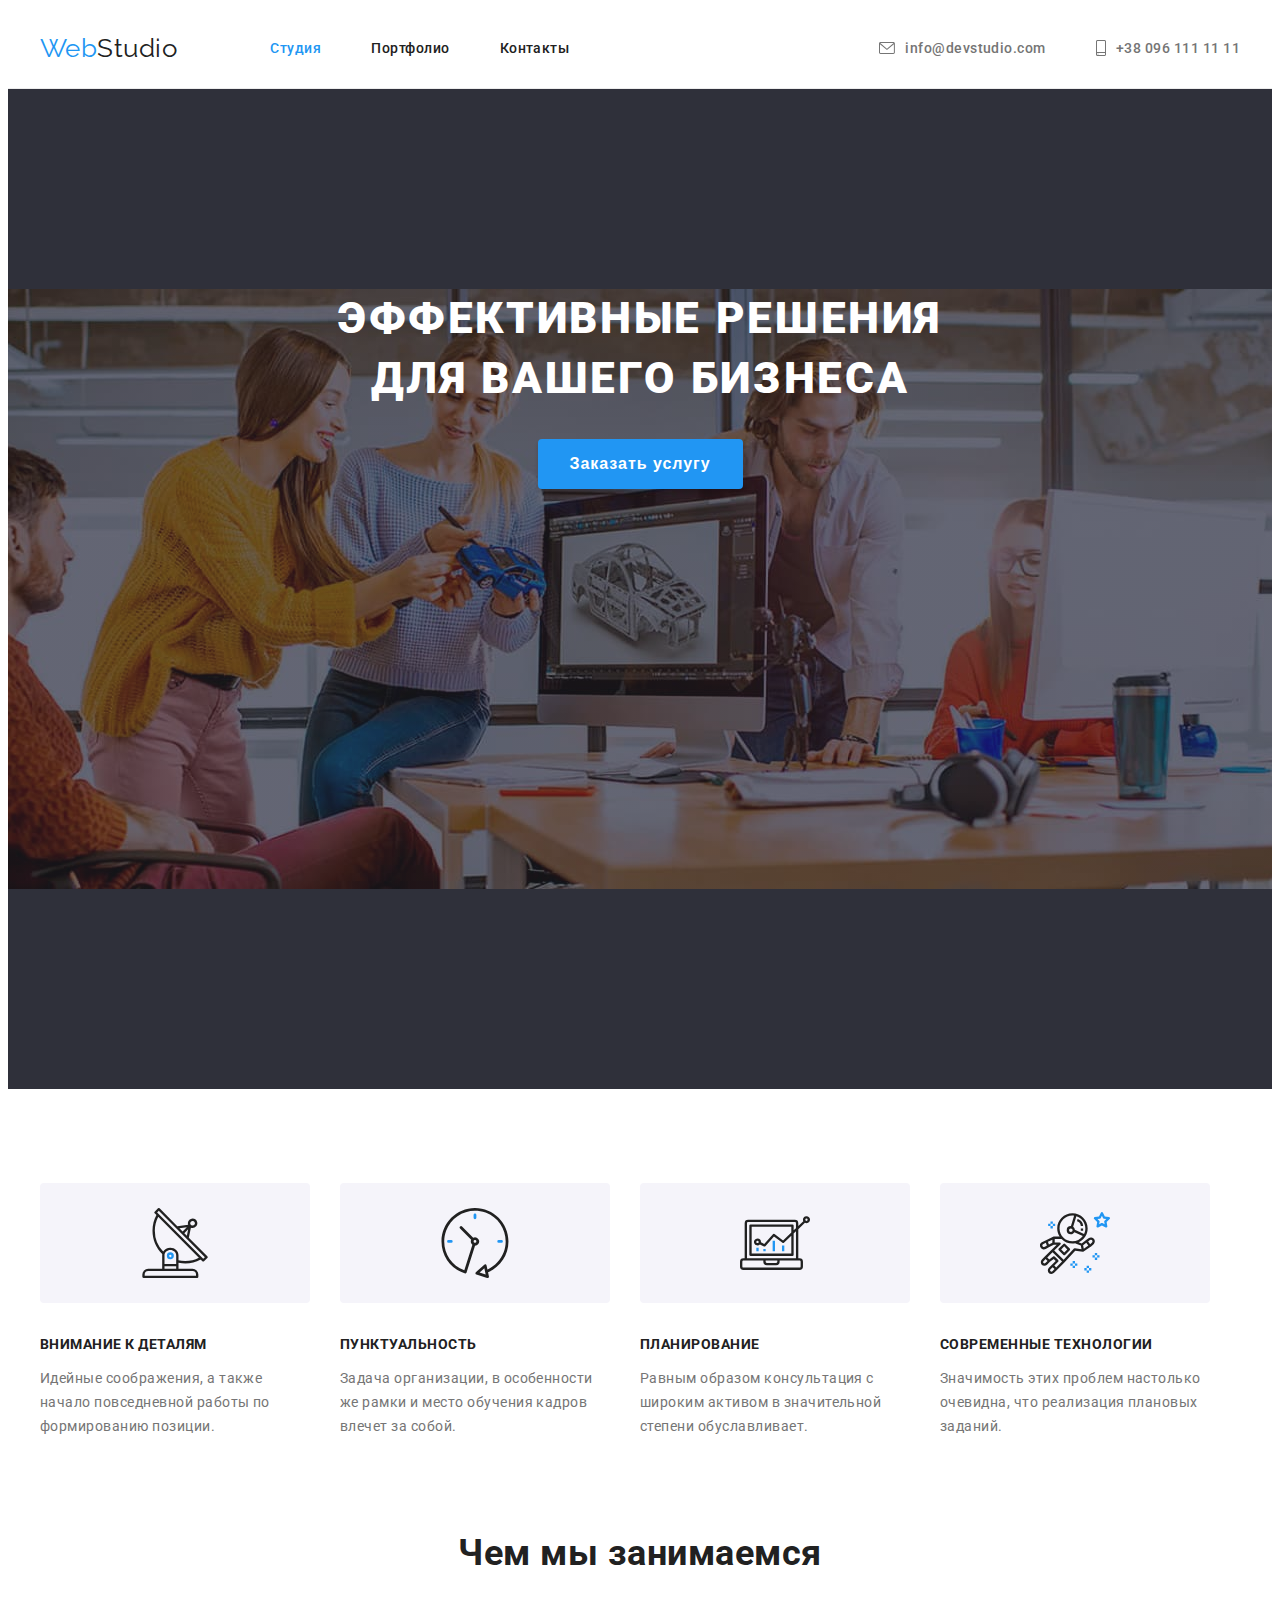
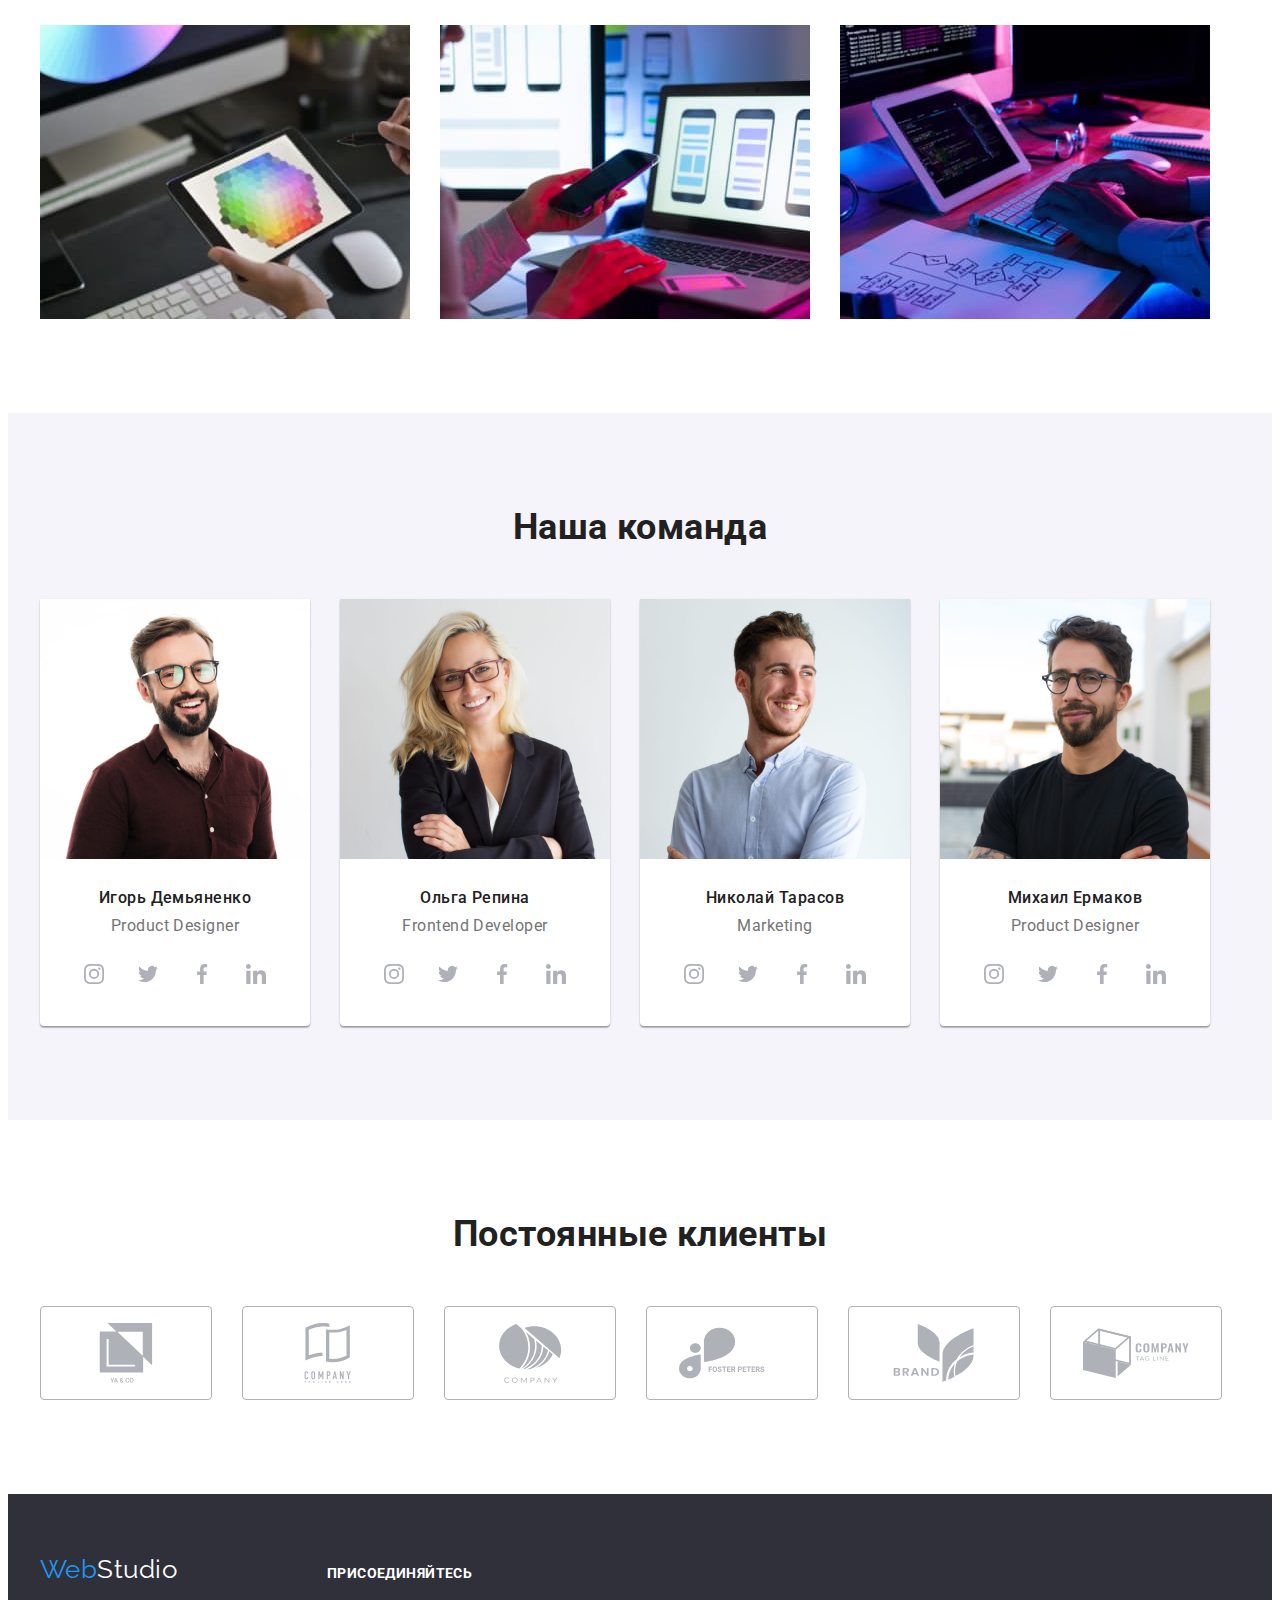
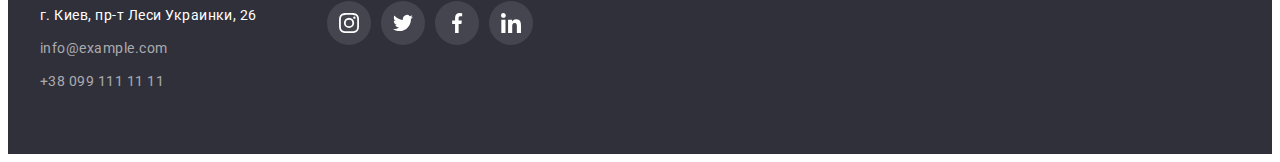
<file: index.html>
<!DOCTYPE html>
<html lang="ru">

<head>
    <meta charset="UTF-8">
    <meta http-equiv="X-UA-Compatible" content="IE=edge">
    <meta name="viewport" content="width=device-width, initial-scale=1.0">
    <title>Web Studio</title>
    <link rel="preconnect" href="https://fonts.googleapis.com">
    <link rel="preconnect" href="https://fonts.gstatic.com" crossorigin>
    <link
        href="https://fonts.googleapis.com/css2?family=Raleway:wght@700&family=Roboto:wght@400;500;700;900&display=swap"
        rel="stylesheet">
    <link rel="stylesheet" href="https://cdnjs.cloudflare.com/ajax/libs/modern-normalize/1.1.0/modern-normalize.min.css"
        integrity="sha512-wpPYUAdjBVSE4KJnH1VR1HeZfpl1ub8YT/NKx4PuQ5NmX2tKuGu6U/JRp5y+Y8XG2tV+wKQpNHVUX03MfMFn9Q=="
        crossorigin="anonymous" referrerpolicy="no-referrer" />
    <link rel="stylesheet" href="./css/styles.css" />
</head>

<body>
    <!--Шапка-->
    <header class="header">
        <div class="header-styles container">
            <nav class="main-nav">
                <a href="./index.html" class="logo-hd">Web<span class="logo-hd-half">Studio</span></a>
                <ul class="nav list">
                    <li class="item"><a class="nav-li current link" href="./index.html">Студия</a></li>
                    <li class="item"><a class="nav-li link" href="./portfolio.html">Портфолио</a></li>
                    <li class="item"><a class="nav-li link" href="">Контакты</a></li>
                </ul>
            </nav>
            <ul class="address list">
                    <li class="item"><a class="address-li link" href="mailto:info@devstudio.com"><svg class="address-icon" width="16" height="12"><use href="./images/symbol-defs.svg#mail"></use></svg>info@devstudio.com</a></li>
                    <li class="item"><a class="address-li link" href="tel:+380961111111"><svg class="address-icon" width="10" height="16">
                        <use href="./images/symbol-defs.svg#smartphone"></use>
                    </svg>+38 096 111 11 11</a></li>
            </ul>
        </div>
    </header>
    <!--Уникальный контент-->
    <main>
        <!--Большая Синяя Кнопка-->
        <section class="hero overlay">
            <div class="container">
                <h1 class="hero-title">Эффективные решения для вашего бизнеса</h1>
                <button class="button" type="button">Заказать услугу</button>
            </div>
        </section>
        <!--Особенности-->
        <section class="features">
            <div class="container">
                <h2 class="visually-hidden">Особенности</h2>
                <ul class="features-list list">
                    <li class="item">
                        <div class="features-icon-pos">
                            <svg class="features-icon" width="70px" height="70px">
                                <use href="./images/symbol-defs.svg#antenna"></use>
                            </svg>
                        </div>
                        <h3 class="features-title">Внимание к деталям</h3>
                        <p>Идейные соображения, а также начало повседневной работы по формированию позиции.</p>
                    </li>
                    <li class="item">
                        <div class="features-icon-pos">
                            <svg class="features-icon" width="70px" height="70px">
                                <use href="./images/symbol-defs.svg#clock"></use>
                            </svg>
                        </div>
                        <h3 class="features-title">Пунктуальность</h3>
                        <p>Задача организации, в особенности же рамки и место обучения кадров влечет за собой.</p>
                    </li>
                    <li class="item">
                        <div class="features-icon-pos">
                            <svg class="features-icon" width="70px" height="70px">
                                <use href="./images/symbol-defs.svg#diagram"></use>
                            </svg>
                        </div>
                        <h3 class="features-title">Планирование</h3>
                        <p>Равным образом консультация с широким активом в значительной степени обуславливает.</p>
                    </li>
                    <li class="item">
                        <div class="features-icon-pos">
                            <svg class="features-icon" width="70px" height="70px">
                                <use href="./images/symbol-defs.svg#astronaut"></use>
                            </svg>
                        </div>
                        <h3 class="features-title">Современные технологии</h3>
                        <p>Значимость этих проблем настолько очевидна, что реализация плановых заданий.</p>
                    </li>
                </ul>
            </div>
        </section>
        <!--Чем мы занимаемся-->
        <section class="our-work">
            <div class="container">
                <h2 class="our-work-title">Чем мы занимаемся</h2>
                <ul class="gallery list">
                    <li class="item"><img src="./images/box-2.jpg" alt="Программирование" width="370"></li>
                    <li class="item"><img src="./images/box-3.jpg" alt="Дизайн" width="370"></li>
                    <li class="item"><img src="./images/box-1.jpg" alt="Вёрстка" width="370"></li>
                </ul>
            </div>
        </section>
        <!--Наша команда-->
        <section class="team">
            <div class="container">
                <h2 class="team-title">Наша команда</h2>
                <ul class="team-list">
                    <li class="team-shadow"><img src="./images/i-demyanenko.jpg" alt="Игорь Демьяненко" width="270">
                        <div class="team-position">
                            <h3 class="name"> Игорь Демьяненко</h3>
                            <p>Product Designer</p>
                            <ul class="team-social list">
                                <li class="item"><a class="link team-icon-link" href="https://www.instagram.com/?hl=en"><svg class="team-icon" width="20" height="20">
                                    <use href="./images/symbol-defs.svg#instagram"></use></svg></a></li>
                                <li class="item"><a class="link team-icon-link" href="https://mobile.twitter.com/login"><svg class="team-icon" width="20" height="20">
                                    <use href="./images/symbol-defs.svg#twitter"></use>
                                </svg></a></li>
                                <li class="item"><a class="link team-icon-link" href="https://www.facebook.com/"><svg class="team-icon" width="20" height="20">
                                    <use href="./images/symbol-defs.svg#facebook"></use>
                                </svg></a></li>
                                <li class="item"><a class="link team-icon-link" href="https://www.linkedin.com/"><svg class="team-icon" width="20" height="20">
                                    <use href="./images/symbol-defs.svg#linkedin"></use>
                                </svg></a></li>
                            </ul>
                        </div>
                    </li>
                    <li class="team-shadow"><img src="./images/o-repina.jpg" alt="Ольга Репина" width="270">
                        <div class="team-position">
                            <h3 class="name"> Ольга Репина</h3>
                            <p>Frontend Developer</p>
                            <ul class="team-social list">
                                <li class="item"><a class="link team-icon-link" href="https://www.instagram.com/?hl=en"><svg class="team-icon"
                                            width="20" height="20">
                                            <use href="./images/symbol-defs.svg#instagram"></use>
                                        </svg></a></li>
                                <li class="item"><a class="link team-icon-link" href="https://mobile.twitter.com/login"><svg class="team-icon"
                                            width="20" height="20">
                                            <use href="./images/symbol-defs.svg#twitter"></use>
                                        </svg></a></li>
                                <li class="item"><a class="link team-icon-link" href="https://www.facebook.com/"><svg class="team-icon" width="20"
                                            height="20">
                                            <use href="./images/symbol-defs.svg#facebook"></use>
                                        </svg></a></li>
                                <li class="item"><a class="link team-icon-link" href="https://www.linkedin.com/"><svg class="team-icon" width="20"
                                            height="20">
                                            <use href="./images/symbol-defs.svg#linkedin"></use>
                                        </svg></a></li>
                            </ul>
                        </div>
                    </li>
                    <li class="team-shadow"><img src="./images/n-tarasov.jpg" alt="Николай Тарасов" width="270">
                        <div class="team-position">
                            <h3 class="name"> Николай Тарасов</h3>
                            <p>Marketing</p>
                            <ul class="team-social list">
                                <li class="item"><a class="link team-icon-link" href="https://www.instagram.com/?hl=en"><svg class="team-icon"
                                            width="20" height="20">
                                            <use href="./images/symbol-defs.svg#instagram"></use>
                                        </svg></a></li>
                                <li class="item"><a class="link team-icon-link" href="https://mobile.twitter.com/login"><svg class="team-icon"
                                            width="20" height="20">
                                            <use href="./images/symbol-defs.svg#twitter"></use>
                                        </svg></a></li>
                                <li class="item"><a class="link team-icon-link" href="https://www.facebook.com/"><svg class="team-icon" width="20"
                                            height="20">
                                            <use href="./images/symbol-defs.svg#facebook"></use>
                                        </svg></a></li>
                                <li class="item"><a class="link team-icon-link" href="https://www.linkedin.com/"><svg class="team-icon" width="20"
                                            height="20">
                                            <use href="./images/symbol-defs.svg#linkedin"></use>
                                        </svg></a></li>
                            </ul>
                        </div>
                    </li>
                    <li class="team-shadow"><img src="./images/m-ermakov.jpg" alt="Михаил Ермаков" width="270">
                        <div class="team-position">
                            <h3 class="name"> Михаил Ермаков</h3>
                            <p>Product Designer</p>
                            <ul class="team-social list">
                                <li class="item"><a class="link team-icon-link" href="https://www.instagram.com/?hl=en"><svg class="team-icon"
                                            width="20" height="20">
                                            <use href="./images/symbol-defs.svg#instagram"></use>
                                        </svg></a></li>
                                <li class="item"><a class="link team-icon-link" href="https://mobile.twitter.com/login"><svg class="team-icon"
                                            width="20" height="20">
                                            <use href="./images/symbol-defs.svg#twitter"></use>
                                        </svg></a></li>
                                <li class="item"><a class="link team-icon-link" href="https://www.facebook.com/"><svg class="team-icon" width="20"
                                            height="20">
                                            <use href="./images/symbol-defs.svg#facebook"></use>
                                        </svg></a></li>
                                <li class="item"><a class="link team-icon-link" href="https://www.linkedin.com/"><svg class="team-icon" width="20"
                                            height="20">
                                            <use href="./images/symbol-defs.svg#linkedin"></use>
                                        </svg></a></li>
                            </ul>
                        </div>
                    </li>
                </ul>
            </div>
        </section>
    </main>
    <!-- Постоянные клиенты -->
        <section class="clients">
            <div class="container">
                <h2 class="clients-title">Постоянные клиенты</h2>
                <ul class="clients-list list">
                    <li class="clients-li item"><a class="clients-link link" href="#"><svg class="client-image" width="106" height="60">
                        <use href="./images/symbol-defs.svg#ya-and-co"></use>
                    </svg></a></li>
                    <li class="clients-li item"><a class="clients-link link" href="#"><svg class="client-image" width="106" height="60">
                            <use href="./images/symbol-defs.svg#company-tagline-here"></use>
                        </svg></a></li>
                    <li class="clients-li item"><a class="clients-link link" href="#"><svg class="client-image" width="106" height="60">
                            <use href="./images/symbol-defs.svg#company"></use>
                        </svg></a></li>
                    <li class="clients-li item"><a class="clients-link link" href="#"><svg class="client-image" width="106" height="60">
                            <use href="./images/symbol-defs.svg#foster-peters"></use>
                        </svg></a></li>
                    <li class="clients-li item"><a class="clients-link link" href="#"><svg class="client-image" width="106" height="60">
                            <use href="./images/symbol-defs.svg#brand"></use>
                        </svg></a></li>
                    <li class="clients-li item"><a class="clients-link link" href="#"><svg class="client-image" width="106" height="60">
                            <use href="./images/symbol-defs.svg#company-tag-line"></use>
                        </svg></a></li>
                </ul>
            </div>
        </section>
    <!--Подвал-->
    <footer class="footer">
        <div class="container footer-content">
            <div>
                <a class="logo-ft link" href="./index.html">Web<span class="logo-ft-half">Studio</span></a>
                <address>
                    <p class="address-fiz">г. Киев, пр-т Леси Украинки, 26</p>
                    <ul class="address-foot list">
                        <li class="item"><a class="foot-li link" href="mailto:info@example.com">info@example.com</a></li>
                        <li class="item"><a class="foot-li link" href="tel:+380991111111">+38 099 111 11 11</a></li>
                    </ul>
                </address>
            </div>
            <div class="join-content">
                <p class="join">Присоединяйтесь</p>
                <ul class="join-list list">
                    <li class="item"><a class="join-link link" href="https://www.instagram.com/?hl=en">
                        <svg class="join-link-icon" width="20" height="20">
                            <use href="./images/symbol-defs.svg#instagram"></use>
                        </svg>
                    </a></li>
                    <li class="item"><a class="join-link link" href="https://mobile.twitter.com/login">
                        <svg class="join-link-icon" width="20" height="20">
                            <use href="./images/symbol-defs.svg#twitter"></use>
                        </svg>
                    </a></li>
                    <li class="item"><a class="join-link link" href="https://www.facebook.com/">
                        <svg class="join-link-icon" width="20" height="20">
                            <use href="./images/symbol-defs.svg#facebook"></use>
                        </svg>
                    </a></li>
                    <li class="item"><a class="join-link link" href="https://www.linkedin.com/">
                        <svg class="join-link-icon" width="20" height="20">
                            <use href="./images/symbol-defs.svg#linkedin"></use>
                        </svg>
                    </a></li>
                </ul>
            </div>
        </div>
    </footer>
</body>

</html>
</file>
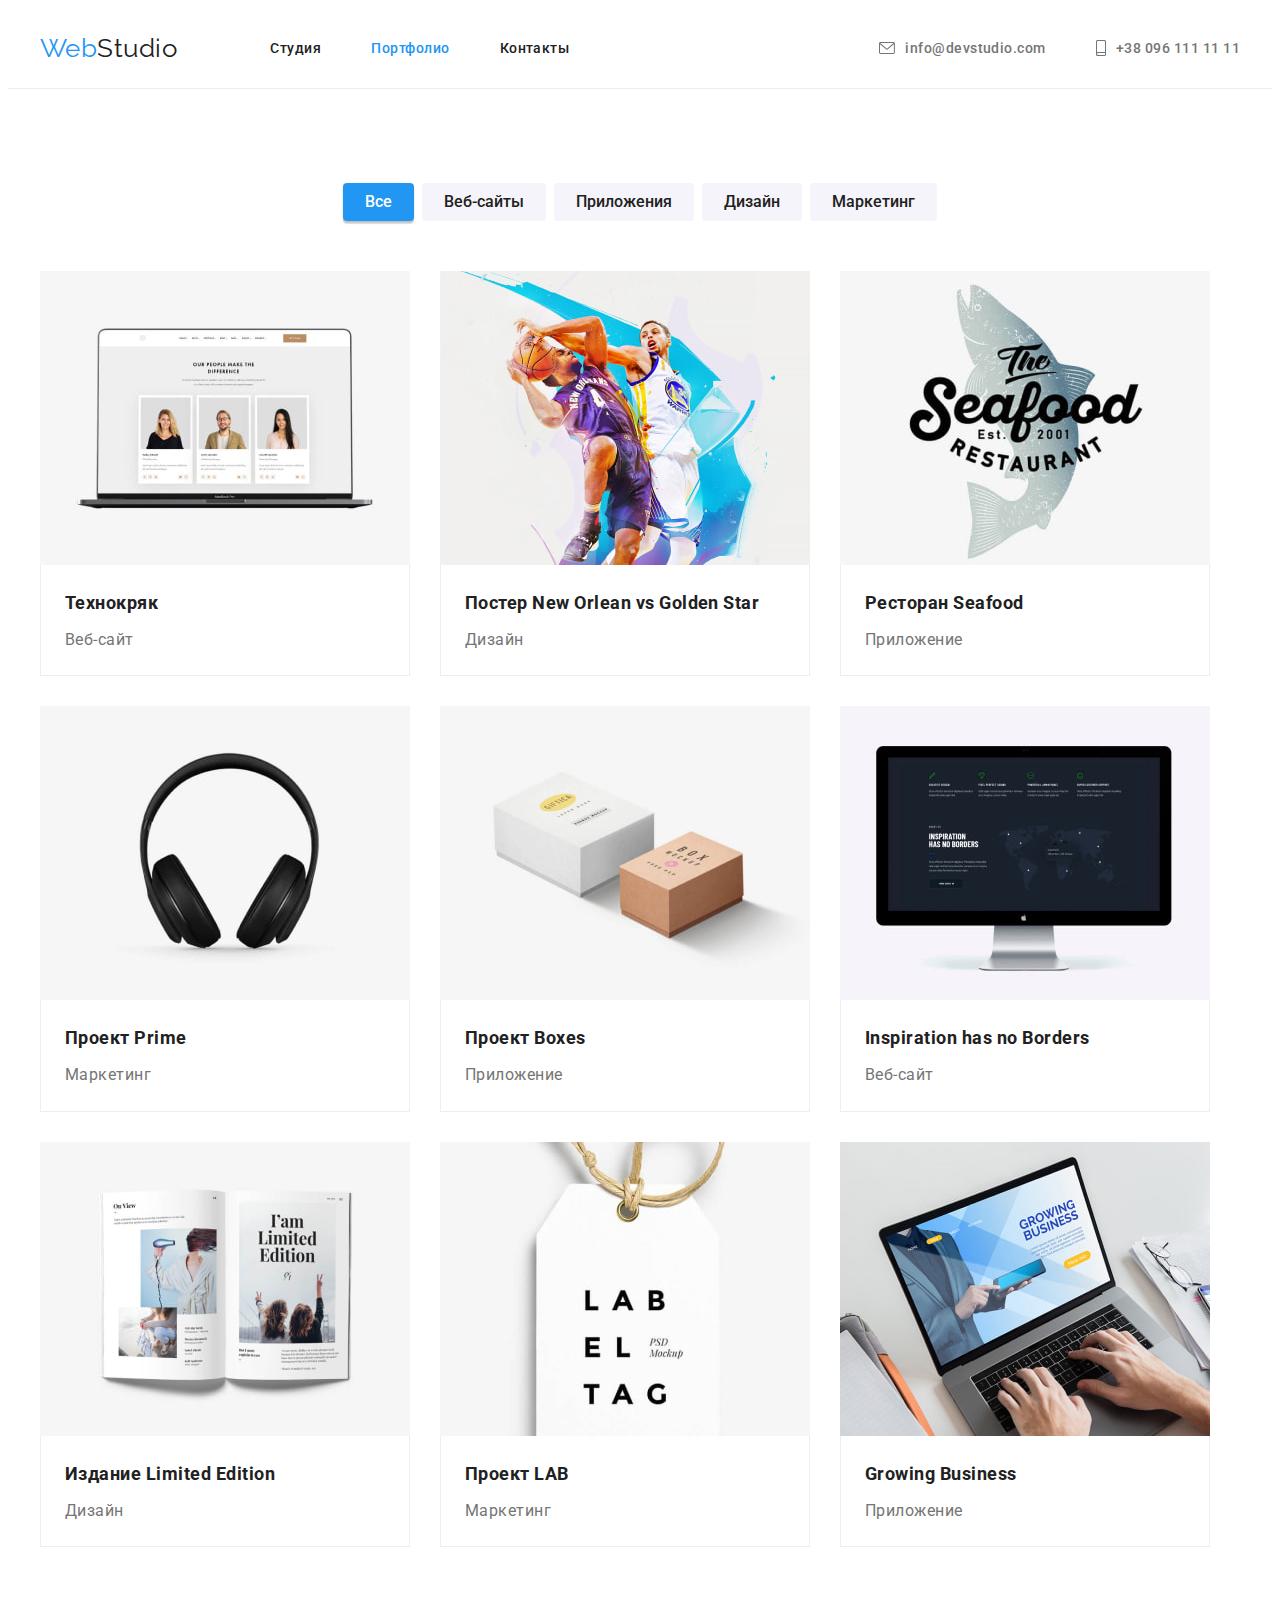
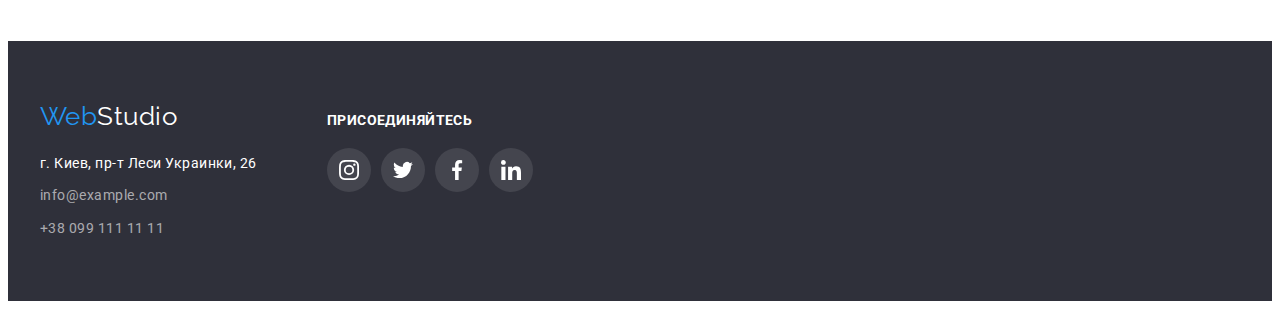
<file: portfolio.html>
<!DOCTYPE html>
<html lang="ru">

<head>
    <meta charset="UTF-8">
    <meta http-equiv="X-UA-Compatible" content="IE=edge">
    <meta name="viewport" content="width=device-width, initial-scale=1.0">
    <title>Web Studio | Portfolio</title>
    <link rel="preconnect" href="https://fonts.googleapis.com">
    <link rel="preconnect" href="https://fonts.gstatic.com" crossorigin>
    <link
        href="https://fonts.googleapis.com/css2?family=Raleway:wght@700&family=Roboto:wght@400;500;700;900&display=swap"
        rel="stylesheet">
    <link rel="stylesheet" href="https://cdnjs.cloudflare.com/ajax/libs/modern-normalize/1.1.0/modern-normalize.min.css"
        integrity="sha512-wpPYUAdjBVSE4KJnH1VR1HeZfpl1ub8YT/NKx4PuQ5NmX2tKuGu6U/JRp5y+Y8XG2tV+wKQpNHVUX03MfMFn9Q=="
        crossorigin="anonymous" referrerpolicy="no-referrer" />
    <link rel="stylesheet" href="./css/styles.css">
</head>

<body>
    

    <!--Шапка-->
    <header class="header">
        <div class="header-styles container">
            <nav class="main-nav">
                <a href="./index.html" class="logo-hd">Web<span class="logo-hd-half">Studio</span></a>
                <ul class="nav list">
                    <li class="item"><a class="nav-li link" href="./index.html">Студия</a></li>
                    <li class="item"><a class="nav-li current link" href="./portfolio.html">Портфолио</a></li>
                    <li class="item"><a class="nav-li link" href="">Контакты</a></li>
                </ul>
            </nav>
            <ul class="address list">
                <li class="item"><a class="address-li link" href="mailto:info@devstudio.com"><svg class="address-icon"
                            width="16" height="12">
                            <use href="./images/symbol-defs.svg#mail"></use>
                        </svg>info@devstudio.com</a></li>
                <li class="item"><a class="address-li link" href="tel:+380961111111"><svg class="address-icon" width="10"
                            height="16">
                            <use href="./images/symbol-defs.svg#smartphone"></use>
                        </svg>+38 096 111 11 11</a></li>
            </ul>
        </div>
    </header>
    <!--Уникальный контент-->
    <main>
        <h1 class="visually-hidden">Portfolio</h1>
        <!-- кнопки-фильтры -->
        <section class="portfolio">
            <div class="container">
                <h2 class="visually-hidden">Наши проекты</h2>
                <ul class="filtres list">
                    <li class="item"><button class="buttons current" type="button">Все</button></li>
                    <li class="item"><button class="buttons" type="button">Веб-сайты</button></li>
                    <li class="item"><button class="buttons" type="button">Приложения</button></li>
                    <li class="item"><button class="buttons" type="button">Дизайн</button></li>
                    <li class="item"><button class="buttons" type="button">Маркетинг</button></li>
                </ul>
                <!-- проекты в портфолио -->
                <ul class="projects list">
                    <li class="projects-border"><a href="#" class="projects-link"><img src="./images/notebook.jpg" alt="Макбук" width="370">
                        <div class="projects-position">
                            <h3 class="projects-title-color">Технокряк</h3>
                            <p>Веб-сайт</p>
                        </div>
                        </a></li>
                    <li class="projects-border"><a href="#" class="projects-link"><img src="./images/basketball.jpg"
                                alt="Два баскетболиста в воздухе" width="370">
                            <div class="projects-position">
                                <h3 class="projects-title-color">Постер New Orlean vs Golden Star</h3>
                                <p>Дизайн</p>
                            </div>
                        </a></li>
                    <li class="projects-border"><a href="#" class="projects-link"><img src="./images/seafood.jpg" alt="Вывеска ресторана Seafood"
                                width="370">
                            <div class="projects-position">
                                <h3 class="projects-title-color">Ресторан Seafood</h3>
                                <p>Приложение</p>
                            </div>
                        </a></li>
                    <li class="projects-border"><a href="#" class="projects-link"><img src="./images/headphones.jpg" alt="Беспроводные наушники"
                                width="370">
                            <div class="projects-position">
                                <h3 class="projects-title-color">Проект Prime</h3>
                                <p>Маркетинг</p>
                            </div>
                        </a></li>
                    <li class="projects-border"><a href="#" class="projects-link"><img src="./images/boxes.jpg" alt="Две маленькие коробки"
                                width="370">
                            <div class="projects-position">
                                <h3 class="projects-title-color">Проект Boxes</h3>
                                <p>Приложение</p>
                            </div>
                        </a></li>
                    <li class="projects-border"><a href="#" class="projects-link"><img src="./images/monitor.jpg" alt="Монитор" width="370">
                            <div class="projects-position">
                                <h3 class="projects-title-color">Inspiration has no Borders</h3>
                                <p>Веб-сайт</p>
                            </div>
                        </a></li>
                    <li class="projects-border"><a href="#" class="projects-link"><img src="./images/magazine.jpg" alt="Открытый журнал"
                                width="370">
                            <div class="projects-position">
                                <h3 class="projects-title-color">Издание Limited Edition</h3>
                                <p>Дизайн</p>
                            </div>
                        </a></li>
                    <li class="projects-border"><a href="#" class="projects-link"><img src="./images/labeltag.jpg" alt="Лейбл" width="370">
                            <div class="projects-position">
                                <h3 class="projects-title-color">Проект LAB</h3>
                                <p>Маркетинг</p>
                            </div>
                        </a></li>
                    <li class="projects-border"><a href="#" class="projects-link"><img src="./images/designer.jpg"
                                alt="Дизайнер за роботой в ноутбуке" width="370">
                            <div class="projects-position">
                                <h3 class="projects-title-color">Growing Business</h3>
                                <p>Приложение</p>
                            </div>
                        </a></li>
                </ul>
            </div>
        </section>
    </main>
    <!--Подвал-->
    <footer class="footer">
        <div class="container footer-content">
            <div>
                <a class="logo-ft link" href="./index.html">Web<span class="logo-ft-half">Studio</span></a>
                <address>
                    <p class="address-fiz">г. Киев, пр-т Леси Украинки, 26</p>
                    <ul class="address-foot list">
                        <li class="item"><a class="foot-li link" href="mailto:info@example.com">info@example.com</a></li>
                        <li class="item"><a class="foot-li link" href="tel:+380991111111">+38 099 111 11 11</a></li>
                    </ul>
                </address>
            </div>
            <div class="join-content">
                <p class="join">Присоединяйтесь</p>
                <ul class="join-list list">
                    <li class="item"><a class="join-link link" href="https://www.instagram.com/?hl=en">
                            <svg class="join-link-icon" width="20" height="20">
                                <use href="./images/symbol-defs.svg#instagram"></use>
                            </svg>
                        </a></li>
                    <li class="item"><a class="join-link link" href="https://mobile.twitter.com/login">
                            <svg class="join-link-icon" width="20" height="20">
                                <use href="./images/symbol-defs.svg#twitter"></use>
                            </svg>
                        </a></li>
                    <li class="item"><a class="join-link link" href="https://www.facebook.com/">
                            <svg class="join-link-icon" width="20" height="20">
                                <use href="./images/symbol-defs.svg#facebook"></use>
                            </svg>
                        </a></li>
                    <li class="item"><a class="join-link link" href="https://www.linkedin.com/">
                            <svg class="join-link-icon" width="20" height="20">
                                <use href="./images/symbol-defs.svg#linkedin"></use>
                            </svg>
                        </a></li>
                </ul>
            </div>
        </div>
    </footer>
</body>

</html>
</file>
<file: css/styles.css>
:root {
  --primary-text-color: #757575;
  --tittle-text-color: #212121;
  --accent-color: #2196f3;
  --secondary-text-color: #ffffff;
  --background-color: #2f303a;
  --button-background-color: #188ce8;
  --unique-color: rgba(255, 255, 255, 0.6);
  --unique-background-color: #f5f4fa;
  --social-footer-bg-color: rgba(255, 255, 255, 0.1);
  --client-image-color: #afb1b8;
}
/* Global styles */

body {
  font-family: "Raleway", sans-serif;
  font-family: "Roboto", sans-serif;
  color: var(--primary-text-color);
  background-color: var(--secondary-text-color);
  letter-spacing: 0.03em;
}

h1,
h2,
h3,
h4,
h5,
h6,
p,
ul {
  margin: 0;
  padding: 0;
}

img {
  max-width: 100%;
  display: block;
}

.list {
  list-style: none;
}

.link {
  text-decoration: none;
}

.container {
  margin-left: auto;
  margin-right: auto;
  padding-left: 15px;
  padding-right: 15px;
  width: 1200px;
}

/* logo header styles */

.logo-hd {
  font-family: "Raleway", sans-serif;
  font-size: 26px;
  line-height: 1.17;
  text-decoration: none;
  color: var(--accent-color);
}

.logo-hd-half {
  color: var(--tittle-text-color);
}

/* nav styles */

.header {
  border-bottom: #ececec 1px solid;
}

.header-styles {
  display: flex;
}

.main-nav {
  display: flex;
  align-items: center;
}

.nav {
  display: flex;
  margin-left: 93px;
}

/* Очень полезная штука (но сложная) штука --- применит Левый отступ ко всем элементам с классом .item у которых есть сосед ВЫШЕ по коду с таким же классом */
.nav .item + .item {
  margin-left: 50px;
}

/* .nav .item:not(:last-child) {
  margin-right: 50px; --- применит правый отступ ко всем КРОМЕ последнего элемента
} */

.nav .nav-li {
  display: block;
  padding-top: 32px;
  padding-bottom: 32px;
  color: var(--tittle-text-color);

  font-weight: 500;
  font-size: 14px;
  line-height: 1.17;
}

.address .address-li {
  padding-top: 32px;
  padding-bottom: 32px;
  font-weight: 500;
  font-size: 14px;
  line-height: 1.17;
  display: flex;
  align-items: center;
}

.address {
  display: flex;
  margin-left: auto;
}

.address .item + .item {
  margin-left: 50px;
}

.address-li {
  color: var(--primary-text-color);
}

.address-icon {
  margin-right: 10px;
  fill: currentColor;
}

.nav .nav-li.current,
.address-li:hover,
.address-li:focus,
.nav .nav-li:hover,
.nav .nav-li:focus {
  color: var(--accent-color);
}

.address-icon:hover,
.address-icon:focus {
  fill: currentColor;
}

.nav .nav-li.current:focus,
.nav .nav-li.current:hover {
  color: var(--button-background-color);
}

/* hero styles */
.visually-hidden {
  position: absolute;
  width: 1px;
  height: 1px;
  margin: -1px;
  border: 0;
  padding: 0;

  white-space: nowrap;
  clip-path: inset(100%);
  clip: rect(0 0 0 0);
  overflow: hidden;
}

.hero {
  text-align: center;
  padding: 200px 0;
}

.overlay {
  margin-left: auto;
  margin-right: auto;
  max-width: 1600px;
  min-width: 1200px;
  height: 600px;
  background-color: var(--background-color);
  background-image: linear-gradient(
      to bottom,
      rgba(47, 48, 58, 0.4),
      rgba(47, 48, 58, 0.4)
    ),
    url("../images/hero-background.jpg");
  background-repeat: no-repeat;
  background-position: center;
  background-size: auto;
}

.hero-title {
  margin: 0 auto 30px;
  max-width: 696px;
  color: var(--secondary-text-color);
  font-size: 44px;
  line-height: 1.36;
  font-weight: 900;
  letter-spacing: 0.06em;
  text-transform: uppercase;
}

.button {
  padding: 10px 32px;
  font-size: 16px;
  line-height: 1.9;
  font-weight: 700;
  letter-spacing: 0.06em;
  color: var(--secondary-text-color);
  background-color: var(--accent-color);
  box-shadow: 0px 4px 4px rgba(0, 0, 0, 0.15);
  border-radius: 4px;
  border: none;
  cursor: pointer;
}

.button:hover,
.button:focus {
  background-color: var(--button-background-color);
}
/* features styles */

.features {
  padding: 94px 0;
}

.features-list {
  display: flex;
  font-size: 14px;
  line-height: 1.71;
  font-weight: 400;
}

.features-icon-pos {
  height: 120px;
  display: flex;
  align-items: center;
  justify-content: center;
  margin-bottom: 30px;
  border-radius: 4px;
  background-color: var(--unique-background-color);
}

.features-title,
.features .item {
  width: 270px;
}

.features .item + .item {
  margin-left: 30px;
}

.features-title {
  margin-bottom: 10px;
  color: var(--tittle-text-color);
  font-size: 14px;
  line-height: 1.71;
  text-transform: uppercase;
  font-weight: 700;
}
/* Our Work styles */

.our-work {
  padding-bottom: 94px;
}

.our-work-title {
  margin-bottom: 50px;
  font-size: 36px;
  line-height: 1.16;
  font-weight: 700;
  text-align: center;
  color: var(--tittle-text-color);
}

.gallery {
  display: flex;
}

.gallery .item + .item {
  margin-left: 30px;
}

/* Team styles */

.team {
  margin-left: auto;
  margin-right: auto;
  min-width: 1200px;
  padding: 94px 0;
  background-color: var(--unique-background-color);
}

.team-title {
  margin-bottom: 50px;
  font-size: 36px;
  line-height: 1.16;
  font-weight: 700;
  text-align: center;
  color: var(--tittle-text-color);
}

.team-list {
  display: flex;
  text-align: center;
  font-size: 16px;
  line-height: 1.17;
  list-style: none;
}

.team-social {
  display: flex;
  justify-content: center;
  margin-top: 16px;
}

.team-social .item + .item {
  margin-left: 10px;
}

.team-icon-link {
  display: flex;
  align-items: center;
  justify-content: center;
  width: 44px;
  height: 44px;
  border-radius: 50%;
  background-color: var(--secondary-text-color);
}

/* ОБЯЗАТЕЛЬНО снять родные филы в свг файле, ОБЯЗАТЕЛЬНО прописать ему размеры в хтмл коде и ОБЯЗАТЕЛЬНО задавать ховер через двойной селектор класса родитель+ребенок для правильного наследования ссылки и отображения размеров иконки */

.team-icon {
  fill: var(--client-image-color);
}

.team-icon-link:hover .team-icon,
.team-icon-link:focus .team-icon {
  fill: var(--secondary-text-color);
}

.team-icon-link:hover,
.team-icon-link:focus {
  background-color: var(--accent-color);
}

.team-list .team-shadow + .team-shadow {
  margin-left: 30px;
}

.team-shadow {
  width: 270px;
  box-shadow: 0px 1px 3px rgba(0, 0, 0, 0.12), 0px 1px 1px rgba(0, 0, 0, 0.14),
    0px 2px 1px rgba(0, 0, 0, 0.2);
  border-radius: 0px 0px 4px 4px;
  background-color: var(--secondary-text-color);
}

.team-position {
  padding: 30px 0;
}

.name {
  margin-bottom: 10px;
  color: var(--tittle-text-color);
  font-size: 16px;
  line-height: 1.17;
  font-weight: 500;
}

/* clients styles */

.clients {
  padding: 94px 0;
}

.clients-title {
  text-align: center;
  font-size: 36px;
  line-height: 1.16;
  font-weight: 700;
  color: var(--tittle-text-color);
  margin-bottom: 50px;
}

.clients-list {
  display: flex;
}

.clients-list .item + .item {
  margin-left: 30px;
}

.clients-li {
  display: flex;
  justify-content: center;
  align-items: center;
}

.clients-link {
  border: 1px solid var(--client-image-color);
  border-radius: 4px;
  width: 170px;
  height: 92px;
  display: flex;
  align-items: center;
  justify-content: center;
}

.client-image {
  fill: var(--client-image-color);
}

.clients-link:hover .client-image,
.clients-link:focus .client-image {
  fill: var(--accent-color);
}

.clients-link:hover,
.clients-link:focus {
  border: 1px solid var(--accent-color);
}

/* footer styles */

.footer {
  margin-left: auto;
  margin-right: auto;
  min-width: 1200px;
  background-color: var(--background-color);
  padding: 60px 0 60px;
}

.footer-content {
  display: flex;
  align-items: baseline;
}

.logo-ft {
  display: inline-block;
  margin-bottom: 20px;
  color: var(--accent-color);
  font-family: "Raleway", sans-serif;
  font-size: 26px;
  line-height: 1.17;
}

.logo-ft-half {
  color: var(--secondary-text-color);
}

.address-fiz {
  margin-bottom: 9px;
  color: var(--secondary-text-color);
}

.address-fiz,
.foot-li {
  font-style: normal;
  font-size: 14px;
  line-height: 1.7;
}

.address-foot .item:not(:last-child) {
  margin-bottom: 9px;
}

.foot-li {
  color: var(--unique-color);
}

.address-foot .foot-li:hover,
.address-foot .foot-li:focus {
  color: var(--accent-color);
}

.join-content {
  margin-left: 70px;
}

.join {
  font-weight: 700;
  font-size: 14px;
  line-height: 16px;
  letter-spacing: 0.03em;
  text-transform: uppercase;
  color: var(--secondary-text-color);
  margin-bottom: 20px;
}

.join-list {
  display: flex;
}

.join-list .item + .item {
  margin-left: 10px;
}

.join-link {
  display: flex;
  justify-content: center;
  align-items: center;
  width: 44px;
  height: 44px;
  border-radius: 50%;
  background-color: var(--social-footer-bg-color);
}
.join-link-icon {
  fill: var(--secondary-text-color);
}

.join-link:hover,
.join-link:focus {
  background-color: var(--accent-color);
}
/* portfolio styles */

.portfolio {
  padding: 94px 0;
}

.buttons {
  padding: 6px 22px;
  color: var(--tittle-text-color);
  background-color: var(--unique-background-color);
  border: none;
  border-radius: 4px;
  font-family: inherit;
  font-size: 16px;
  line-height: 1.6;
  font-weight: 500;
  cursor: pointer;
}

.buttons:hover,
.buttons:focus,
.filtres .current {
  box-shadow: 0px 3px 1px rgba(0, 0, 0, 0.1), 0px 1px 2px rgba(0, 0, 0, 0.08),
    0px 2px 2px rgba(0, 0, 0, 0.12);
  color: var(--secondary-text-color);
  background-color: var(--accent-color);
}

.filtres .current:hover,
.filtres .current:focus {
  background-color: var(--button-background-color);
}

.filtres {
  display: flex;
  justify-content: center;
  margin-bottom: 50px;
}

.filtres .item + .item {
  margin-left: 8px;
}

.projects {
  display: flex;
  flex-wrap: wrap;
}

.projects-border {
  /* аналогичное решение вместе с обнулениями маржинов -- width: calc((100% - 2 * 30px) / 3); 30px - ширина маржина * на кол-во маржинов. Больше объектов -> больше маржинов (всегда на 1 меньше) -> больше пикселей */
  margin-right: 30px;
  margin-bottom: 30px;
}

.projects-border:nth-child(3n) {
  margin-right: 0;
}

.projects-border:nth-last-child(-n + 3) {
  margin-bottom: 0px;
}

/* .projects-border:not(:nth-child(3n)) {
  margin-right: 30px;
}
 --- Прекрасный пример альтернативного производства сетки ---
.projects-border:not(:nth-last-child(-n + 3)) {
  margin-bottom: 30px;
} */

.projects-position {
  padding: 20px 24px;
  border: 1px solid #eeeeee;
  border-top: none;
}

.projects-link {
  display: block;
  height: 100%;
  color: var(--primary-text-color);
  font-size: 16px;
  line-height: 1.9;
  text-decoration: none;
}

.projects-link:hover,
.projects-link:focus {
  box-shadow: 0px 1px 1px rgba(0, 0, 0, 0.12), 0px 4px 4px rgba(0, 0, 0, 0.06),
    1px 4px 6px rgba(0, 0, 0, 0.16);
}

.projects-title-color {
  margin-bottom: 4px;
  font-size: 18px;
  line-height: 2;
  font-weight: 700;
  color: var(--tittle-text-color);
}
</file>
